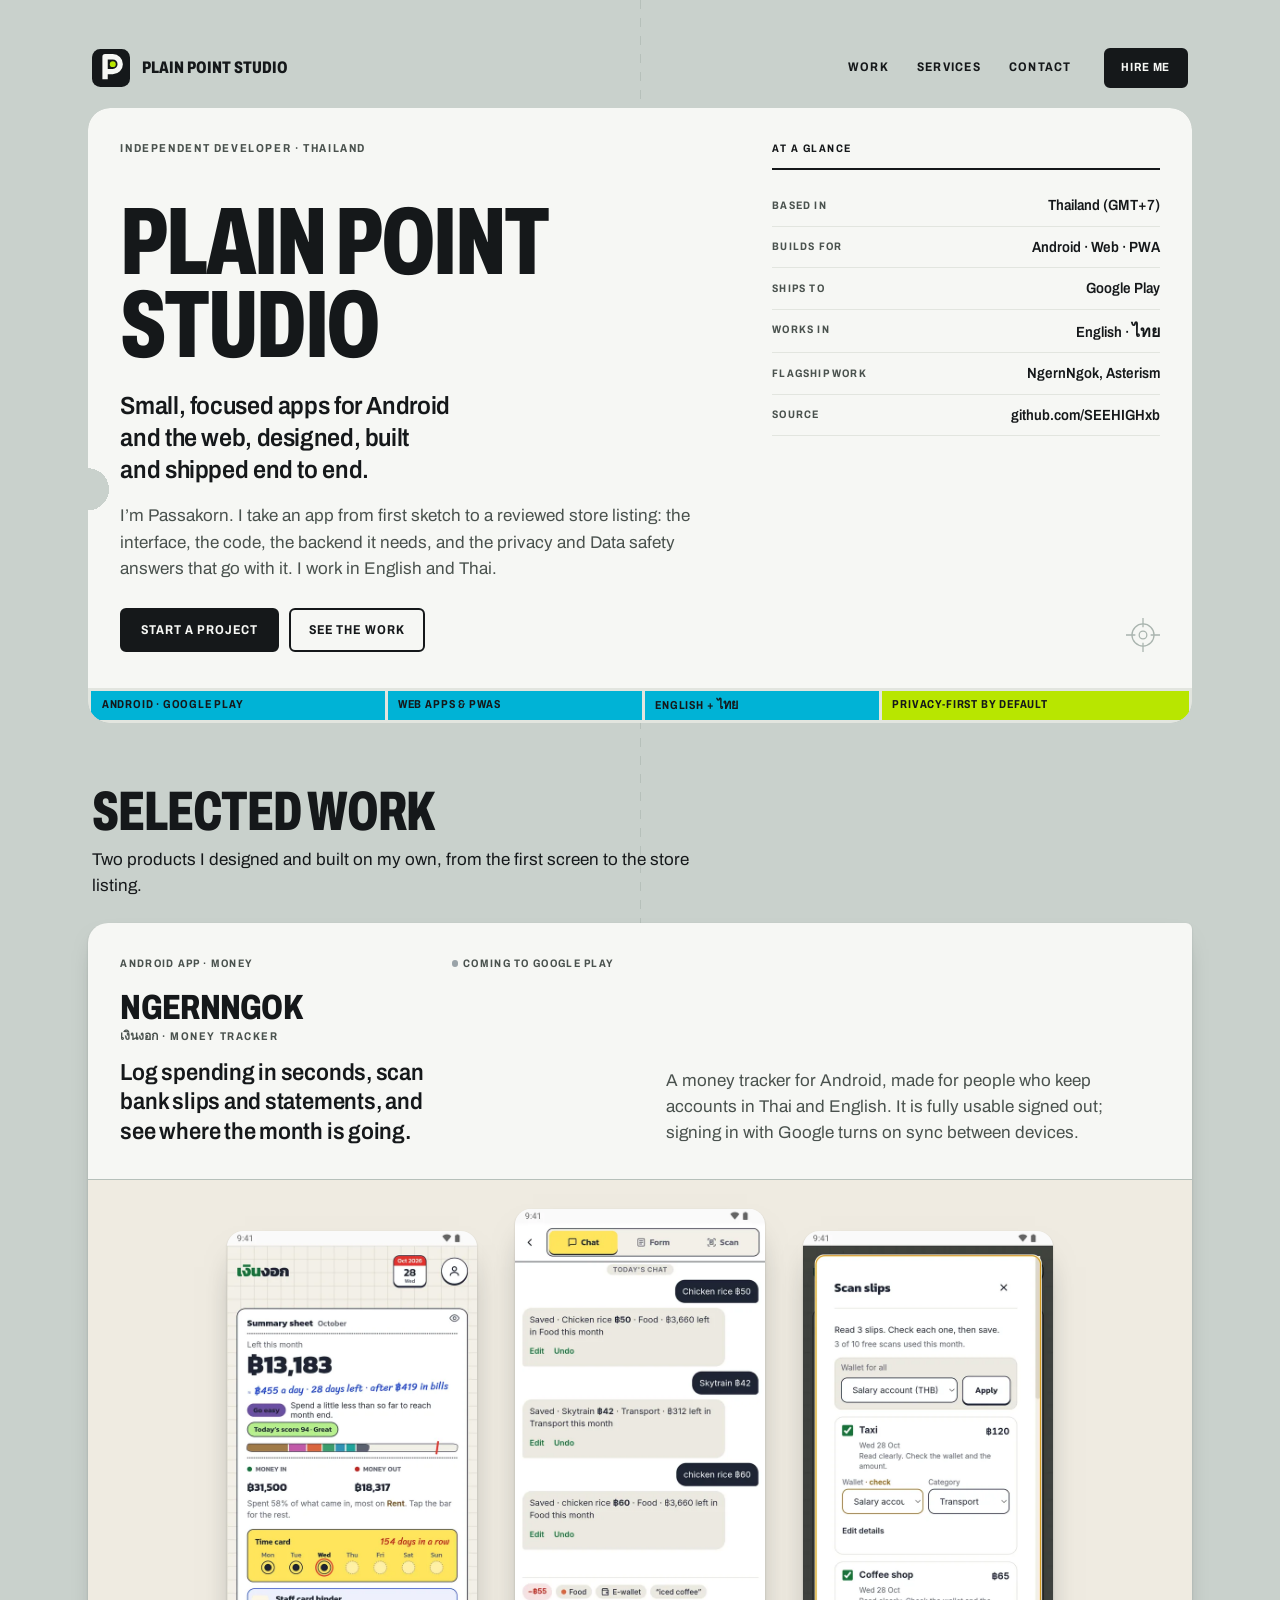
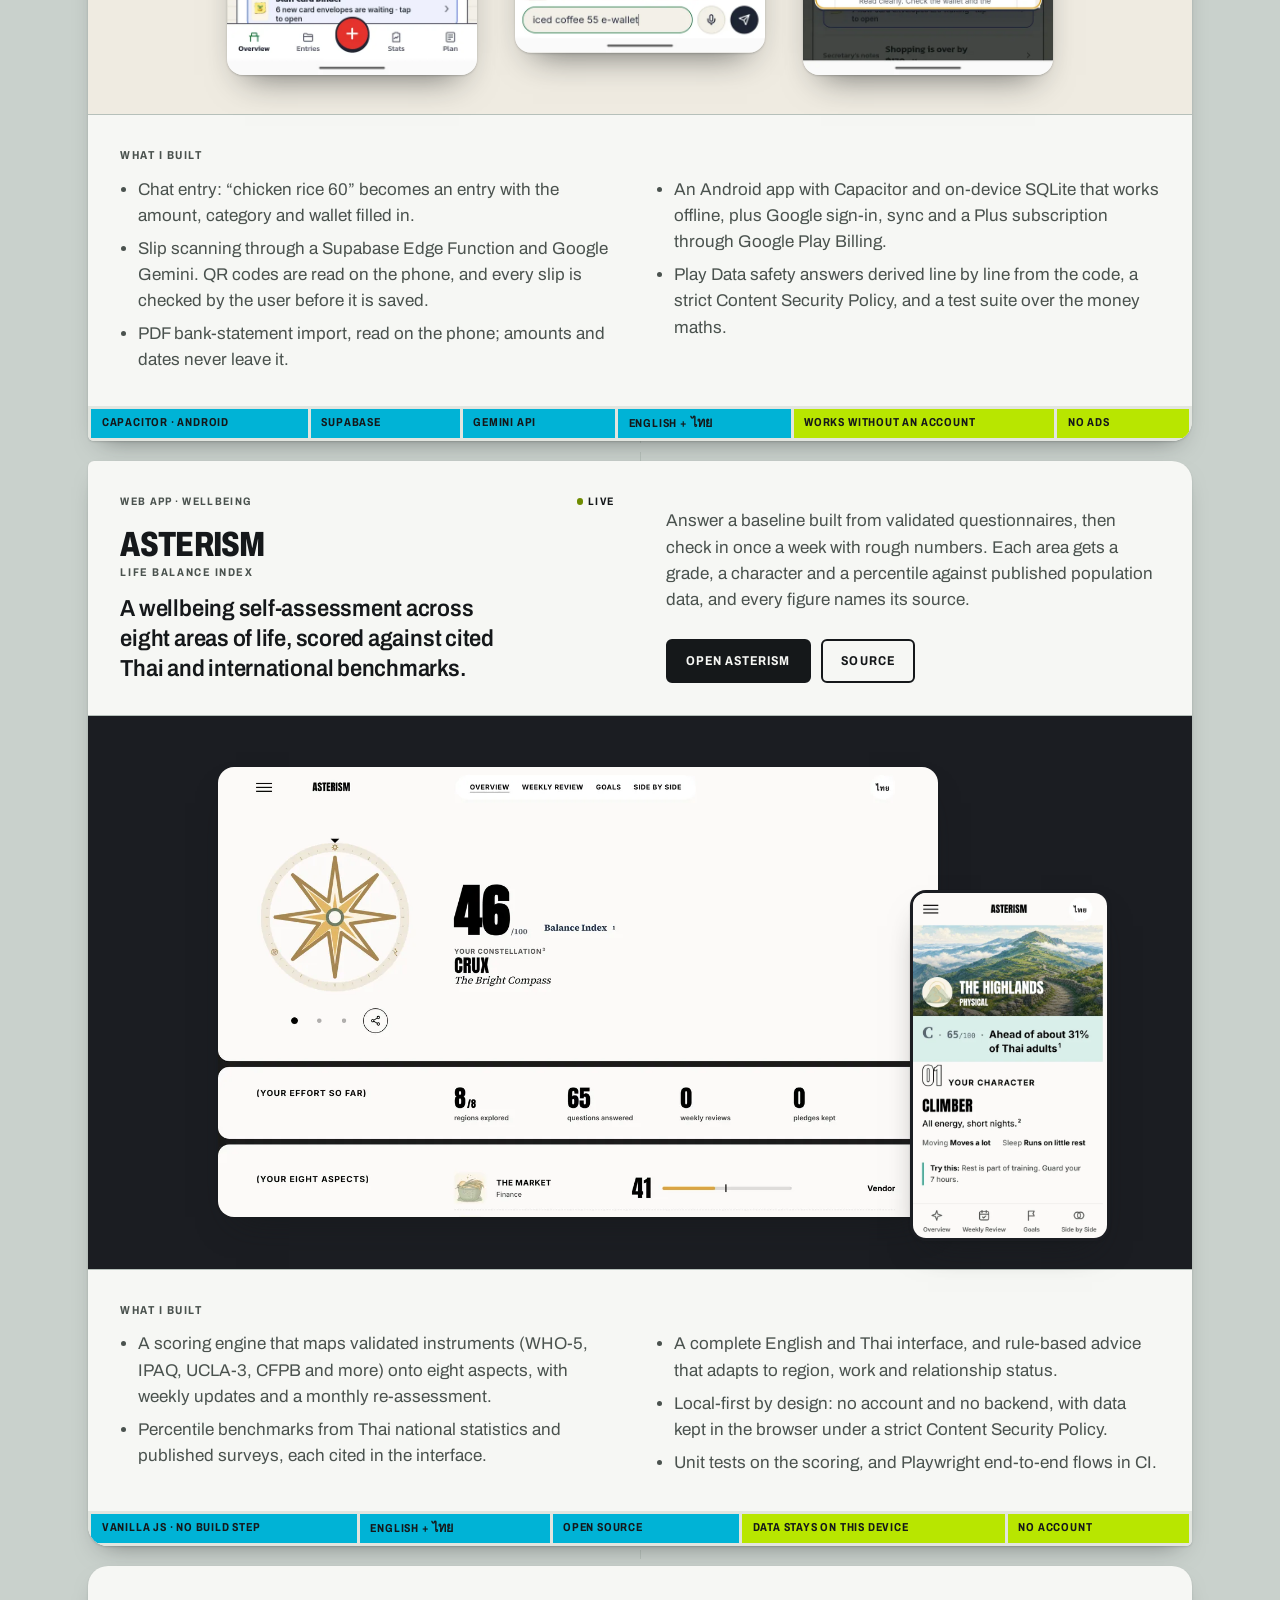
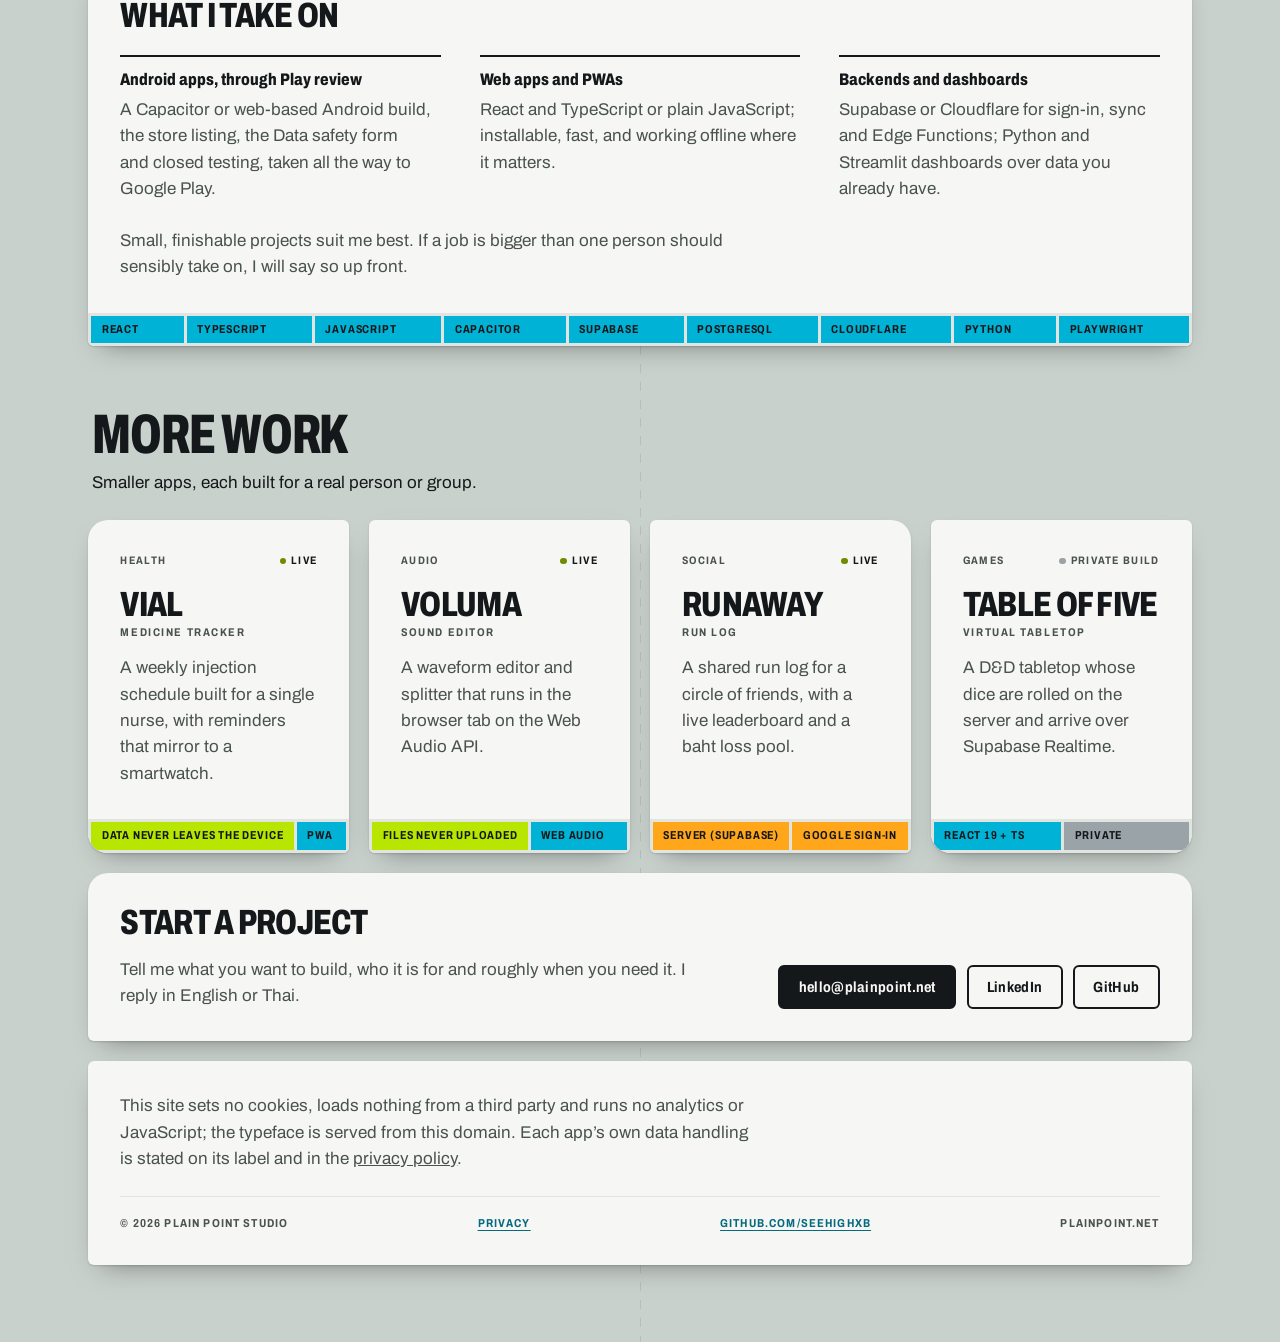
<file: index.html>
<!doctype html>
<html lang="en">
<head>
<meta charset="utf-8">
<meta name="viewport" content="width=device-width, initial-scale=1">
<title>Plain Point Studio — Android and web apps, built end to end</title>
<meta name="description" content="Plain Point Studio is Passakorn, an independent developer in Thailand who designs, builds and ships Android and web apps end to end, in English and Thai.">
<meta name="color-scheme" content="light">
<meta name="theme-color" content="#c9d1cc">
<link rel="canonical" href="https://plainpoint.net/">
<meta property="og:type" content="website">
<meta property="og:url" content="https://plainpoint.net/">
<meta property="og:site_name" content="Plain Point Studio">
<meta property="og:title" content="Plain Point Studio — Android and web apps, built end to end">
<meta property="og:description" content="Independent developer in Thailand. Selected work: NgernNgok (Android money tracker) and Asterism (wellbeing self-assessment).">
<meta property="og:image" content="https://plainpoint.net/og.png">
<meta property="og:image:width" content="1200">
<meta property="og:image:height" content="630">
<meta property="og:image:alt" content="Plain Point Studio — independent developer building Android and web apps.">
<meta name="twitter:card" content="summary_large_image">
<link rel="icon" href="/favicon.svg" type="image/svg+xml">
<link rel="apple-touch-icon" href="/apple-touch-icon.png">
<link rel="preload" href="/fonts/archivo-latin-var.woff2" as="font" type="font/woff2" crossorigin>
<link rel="stylesheet" href="/styles.css">
<script type="application/ld+json">
{
  "@context": "https://schema.org",
  "@type": "Organization",
  "name": "Plain Point Studio",
  "url": "https://plainpoint.net/",
  "logo": "https://plainpoint.net/brand/mark-512.png",
  "email": "hello@plainpoint.net",
  "description": "Independent developer in Thailand building Android and web apps end to end.",
  "founder": { "@type": "Person", "name": "Passakorn Pattanachoo", "sameAs": ["https://www.linkedin.com/in/passakorn-pattanachoo/"] },
  "sameAs": ["https://www.linkedin.com/in/passakorn-pattanachoo/", "https://github.com/SEEHIGHxb"]
}
</script>
</head>
<body>

<a class="skip" href="#work">Skip to the work</a>

<div class="sheet">

  <nav class="topbar" aria-label="Site">
    <a class="brand" href="/" aria-label="Plain Point Studio, home">
      <svg class="brand__mark" viewBox="0 0 64 64" aria-hidden="true" focusable="false"><rect width="64" height="64" rx="14" fill="#15181a"/><path d="M22 51V13h13a12.5 12.5 0 0 1 0 25H22" fill="none" stroke="#f6f7f4" stroke-width="9" stroke-linejoin="round"/><circle cx="35" cy="25.5" r="5" fill="#b8e600"/></svg>
      <span class="brand__name">Plain Point Studio</span>
    </a>
    <ul class="topbar__links" role="list">
      <li><a href="#work">Work</a></li>
      <li><a href="#services">Services</a></li>
      <li><a href="#contact">Contact</a></li>
    </ul>
    <a class="btn btn--sm" href="mailto:hello@plainpoint.net">Hire me</a>
  </nav>

  <header class="label label--master">
    <div class="label__body master">
      <div>
        <p class="stock">Independent developer · Thailand</p>
        <h1>Plain&nbsp;Point<br>Studio</h1>
        <p class="lede">Small, focused apps for Android and the web, designed, built and shipped
          end to end.</p>
        <p class="prose">I’m Passakorn. I take an app from first sketch to a reviewed store
          listing: the interface, the code, the backend it needs, and the privacy and Data
          safety answers that go with it. I work in English and Thai.</p>
        <p class="actions">
          <a class="btn" href="#contact">Start a project</a>
          <a class="btn btn--ghost" href="#work">See the work</a>
        </p>
      </div>

      <div class="record">
        <p class="record__title">At a glance</p>
        <dl class="record__list">
          <div><dt>Based in</dt><dd>Thailand (GMT+7)</dd></div>
          <div><dt>Builds for</dt><dd>Android · Web · PWA</dd></div>
          <div><dt>Ships to</dt><dd>Google Play</dd></div>
          <div><dt>Works in</dt><dd>English · <span lang="th" class="th">ไทย</span></dd></div>
          <div><dt>Flagship work</dt><dd>NgernNgok, Asterism</dd></div>
          <div><dt>Source</dt><dd>github.com/SEEHIGHxb</dd></div>
        </dl>
        <svg class="reg" viewBox="0 0 40 40" aria-hidden="true" focusable="false">
          <circle cx="20" cy="20" r="13" fill="none" stroke="currentColor" stroke-width="1.5"/>
          <circle cx="20" cy="20" r="4.5" fill="none" stroke="currentColor" stroke-width="1.5"/>
          <path d="M20 0v11M20 29v11M0 20h11M29 20h11" stroke="currentColor" stroke-width="1.5"/>
        </svg>
      </div>
    </div>
    <ul class="strips" role="list">
      <li class="strip strip--info">Android · Google Play</li>
      <li class="strip strip--info">Web apps &amp; PWAs</li>
      <li class="strip strip--info">English + <span lang="th" class="th">ไทย</span></li>
      <li class="strip strip--good">Privacy-first by default</li>
    </ul>
  </header>

  <main id="work" tabindex="-1">

    <div class="section-head">
      <h2>Selected work</h2>
      <p>Two products I designed and built on my own, from the first screen to the store
        listing.</p>
    </div>

    <article class="label case case--ngernngok" aria-labelledby="ngernngok">
      <div class="label__body case__intro">
        <div>
          <p class="lot"><span>Android app · Money</span><span class="lot__state is-pending">Coming to Google Play</span></p>
          <h3 id="ngernngok">NgernNgok<span class="sub"><span lang="th" class="th">เงินงอก</span> · Money Tracker</span></h3>
          <p class="case__lede">Log spending in seconds, scan bank slips and statements, and see
            where the month is going.</p>
        </div>
        <div>
          <p class="prose">A money tracker for Android, made for people who keep accounts in Thai
            and English. It is fully usable signed out; signing in with Google turns on sync
            between devices.</p>
        </div>
      </div>
      <div class="case__media case__media--phones">
        <img src="/shots/ngernngok-overview.webp" width="540" height="960" loading="lazy" decoding="async"
          alt="NgernNgok overview: ฿13,183 left this month, money in and out, today's score and a weekly streak card.">
        <img src="/shots/ngernngok-chat.webp" width="540" height="960" loading="lazy" decoding="async"
          alt="NgernNgok chat entry: typed lines such as “chicken rice ฿50” saved with their category and what is left this month.">
        <img src="/shots/ngernngok-slips.webp" width="540" height="960" loading="lazy" decoding="async"
          alt="NgernNgok slip scanning: three read slips with wallet and category to check before saving.">
      </div>
      <div class="label__body case__built">
        <h4 class="case__h">What I built</h4>
        <ul class="plain">
          <li>Chat entry: “chicken rice 60” becomes an entry with the amount, category and
            wallet filled in.</li>
          <li>Slip scanning through a Supabase Edge Function and Google Gemini. QR codes are
            read on the phone, and every slip is checked by the user before it is saved.</li>
          <li>PDF bank-statement import, read on the phone; amounts and dates never leave
            it.</li>
          <li>An Android app with Capacitor and on-device SQLite that works offline, plus
            Google sign-in, sync and a Plus subscription through Google Play Billing.</li>
          <li>Play Data safety answers derived line by line from the code, a strict Content
            Security Policy, and a test suite over the money maths.</li>
        </ul>
      </div>
      <ul class="strips" role="list">
        <li class="strip strip--info">Capacitor · Android</li>
        <li class="strip strip--info">Supabase</li>
        <li class="strip strip--info">Gemini API</li>
        <li class="strip strip--info">English + <span lang="th" class="th">ไทย</span></li>
        <li class="strip strip--good">Works without an account</li>
        <li class="strip strip--good">No ads</li>
      </ul>
    </article>

    <article class="label case case--asterism" aria-labelledby="asterism">
      <div class="label__body case__intro">
        <div>
          <p class="lot"><span>Web app · Wellbeing</span><span class="lot__state is-live">Live</span></p>
          <h3 id="asterism">Asterism<span class="sub">Life Balance Index</span></h3>
          <p class="case__lede">A wellbeing self-assessment across eight areas of life, scored
            against cited Thai and international benchmarks.</p>
        </div>
        <div>
          <p class="prose">Answer a baseline built from validated questionnaires, then check in
            once a week with rough numbers. Each area gets a grade, a character and a percentile
            against published population data, and every figure names its source.</p>
          <p class="case__links">
            <a class="btn" href="https://asterism.plainpoint.net/" target="_blank" rel="noopener">Open Asterism<span class="sr-only"> (opens in a new tab)</span></a>
            <a class="btn btn--ghost" href="https://github.com/SEEHIGHxb/LifeBalanceIndex" target="_blank" rel="noopener">Source<span class="sr-only"> on GitHub (opens in a new tab)</span></a>
          </p>
        </div>
      </div>
      <div class="case__media case__media--web">
        <img class="case__desk" src="/shots/asterism-overview.webp" width="1280" height="800" loading="lazy" decoding="async"
          alt="Asterism overview in a desktop browser: a compass star, a Balance Index of 46 out of 100 and the constellation Crux.">
        <img class="case__phone" src="/shots/asterism-highlands.webp" width="540" height="960" loading="lazy" decoding="async"
          alt="Asterism on a phone: the Highlands (physical) page, grade C, ahead of about 31% of Thai adults, character Climber.">
      </div>
      <div class="label__body case__built">
        <h4 class="case__h">What I built</h4>
        <ul class="plain">
          <li>A scoring engine that maps validated instruments (WHO-5, IPAQ, UCLA-3, CFPB and
            more) onto eight aspects, with weekly updates and a monthly re-assessment.</li>
          <li>Percentile benchmarks from Thai national statistics and published surveys, each
            cited in the interface.</li>
          <li>A complete English and Thai interface, and rule-based advice that adapts to
            region, work and relationship status.</li>
          <li>Local-first by design: no account and no backend, with data kept in the browser
            under a strict Content Security Policy.</li>
          <li>Unit tests on the scoring, and Playwright end-to-end flows in CI.</li>
        </ul>
      </div>
      <ul class="strips" role="list">
        <li class="strip strip--info">Vanilla JS · no build step</li>
        <li class="strip strip--info">English + <span lang="th" class="th">ไทย</span></li>
        <li class="strip strip--info">Open source</li>
        <li class="strip strip--good">Data stays on this device</li>
        <li class="strip strip--good">No account</li>
      </ul>
    </article>

    <section class="label label--brief" id="services" aria-labelledby="services-h" tabindex="-1">
      <div class="label__body">
        <h2 class="brief__h" id="services-h">What I take on</h2>
        <div class="services">
          <div>
            <h3 class="service__h">Android apps, through Play review</h3>
            <p class="prose">A Capacitor or web-based Android build, the store listing, the
              Data safety form and closed testing, taken all the way to Google Play.</p>
          </div>
          <div>
            <h3 class="service__h">Web apps and PWAs</h3>
            <p class="prose">React and TypeScript or plain JavaScript; installable, fast,
              and working offline where it matters.</p>
          </div>
          <div>
            <h3 class="service__h">Backends and dashboards</h3>
            <p class="prose">Supabase or Cloudflare for sign-in, sync and Edge Functions;
              Python and Streamlit dashboards over data you already have.</p>
          </div>
        </div>
        <p class="prose services__note">Small, finishable projects suit me best. If a job is
          bigger than one person should sensibly take on, I will say so up front.</p>
      </div>
      <ul class="strips" role="list">
        <li class="strip strip--info">React</li>
        <li class="strip strip--info">TypeScript</li>
        <li class="strip strip--info">JavaScript</li>
        <li class="strip strip--info">Capacitor</li>
        <li class="strip strip--info">Supabase</li>
        <li class="strip strip--info">PostgreSQL</li>
        <li class="strip strip--info">Cloudflare</li>
        <li class="strip strip--info">Python</li>
        <li class="strip strip--info">Playwright</li>
      </ul>
    </section>

    <div class="section-head">
      <h2>More work</h2>
      <p>Smaller apps, each built for a real person or group.</p>
    </div>

    <div class="catalogue">
      <article class="label label--mini1">
        <div class="label__body">
          <p class="lot"><span>Health</span><span class="lot__state is-live">Live</span></p>
          <h3><a href="https://seehighxb.github.io/Vial-MedicineTracker/" target="_blank" rel="noopener">Vial<span class="sr-only"> (opens in a new tab)</span></a><span class="sub">Medicine Tracker</span></h3>
          <p class="prose">A weekly injection schedule built for a single nurse, with
            reminders that mirror to a smartwatch.</p>
        </div>
        <ul class="strips" role="list">
          <li class="strip strip--good">Data never leaves the device</li>
          <li class="strip strip--info">PWA</li>
        </ul>
      </article>
      <article class="label label--mini2">
        <div class="label__body">
          <p class="lot"><span>Audio</span><span class="lot__state is-live">Live</span></p>
          <h3><a href="https://seehighxb.github.io/Voluma-SoundEditor/" target="_blank" rel="noopener">Voluma<span class="sr-only"> (opens in a new tab)</span></a><span class="sub">Sound Editor</span></h3>
          <p class="prose">A waveform editor and splitter that runs in the browser tab on
            the Web Audio API.</p>
        </div>
        <ul class="strips" role="list">
          <li class="strip strip--good">Files never uploaded</li>
          <li class="strip strip--info">Web Audio</li>
        </ul>
      </article>
      <article class="label label--mini3">
        <div class="label__body">
          <p class="lot"><span>Social</span><span class="lot__state is-live">Live</span></p>
          <h3><a href="https://seehighxb.github.io/Runaway/" target="_blank" rel="noopener">Runaway<span class="sr-only"> (opens in a new tab)</span></a><span class="sub">Run Log</span></h3>
          <p class="prose">A shared run log for a circle of friends, with a live leaderboard
            and a baht loss pool.</p>
        </div>
        <ul class="strips" role="list">
          <li class="strip strip--note">Server (Supabase)</li>
          <li class="strip strip--note">Google sign-in</li>
        </ul>
      </article>
      <article class="label label--mini4">
        <div class="label__body">
          <p class="lot"><span>Games</span><span class="lot__state is-pending">Private build</span></p>
          <h3>Table of Five<span class="sub">Virtual Tabletop</span></h3>
          <p class="prose">A D&amp;D tabletop whose dice are rolled on the server and arrive
            over Supabase Realtime.</p>
        </div>
        <ul class="strips" role="list">
          <li class="strip strip--info">React 19 + TS</li>
          <li class="strip strip--hold">Private</li>
        </ul>
      </article>
    </div>

    <section class="label label--contact" id="contact" aria-labelledby="contact-h" tabindex="-1">
      <div class="label__body contact">
        <div>
          <h2 class="brief__h" id="contact-h">Start a project</h2>
          <p class="prose">Tell me what you want to build, who it is for and roughly when you
            need it. I reply in English or Thai.</p>
        </div>
        <ul class="contact__list" role="list">
          <li><a class="btn" href="mailto:hello@plainpoint.net">hello@plainpoint.net</a></li>
          <li><a class="btn btn--ghost" href="https://www.linkedin.com/in/passakorn-pattanachoo/" target="_blank" rel="noopener me">LinkedIn<span class="sr-only"> (opens in a new tab)</span></a></li>
          <li><a class="btn btn--ghost" href="https://github.com/SEEHIGHxb" target="_blank" rel="noopener">GitHub<span class="sr-only"> (opens in a new tab)</span></a></li>
        </ul>
      </div>
    </section>

  </main>

  <footer class="label label--footer">
    <div class="label__body">
      <p class="prose">This site sets no cookies, loads nothing from a third party and runs no
        analytics or JavaScript; the typeface is served from this domain. Each app’s own data
        handling is stated on its label and in the <a href="/privacy.html">privacy policy</a>.</p>
      <p class="colophon">
        <span>© 2026 Plain Point Studio</span>
        <span><a href="/privacy.html">Privacy</a></span>
        <span><a href="https://github.com/SEEHIGHxb" target="_blank" rel="noopener">github.com/SEEHIGHxb</a></span>
        <span>plainpoint.net</span>
      </p>
    </div>
  </footer>

</div>
</body>
</html>
</file>
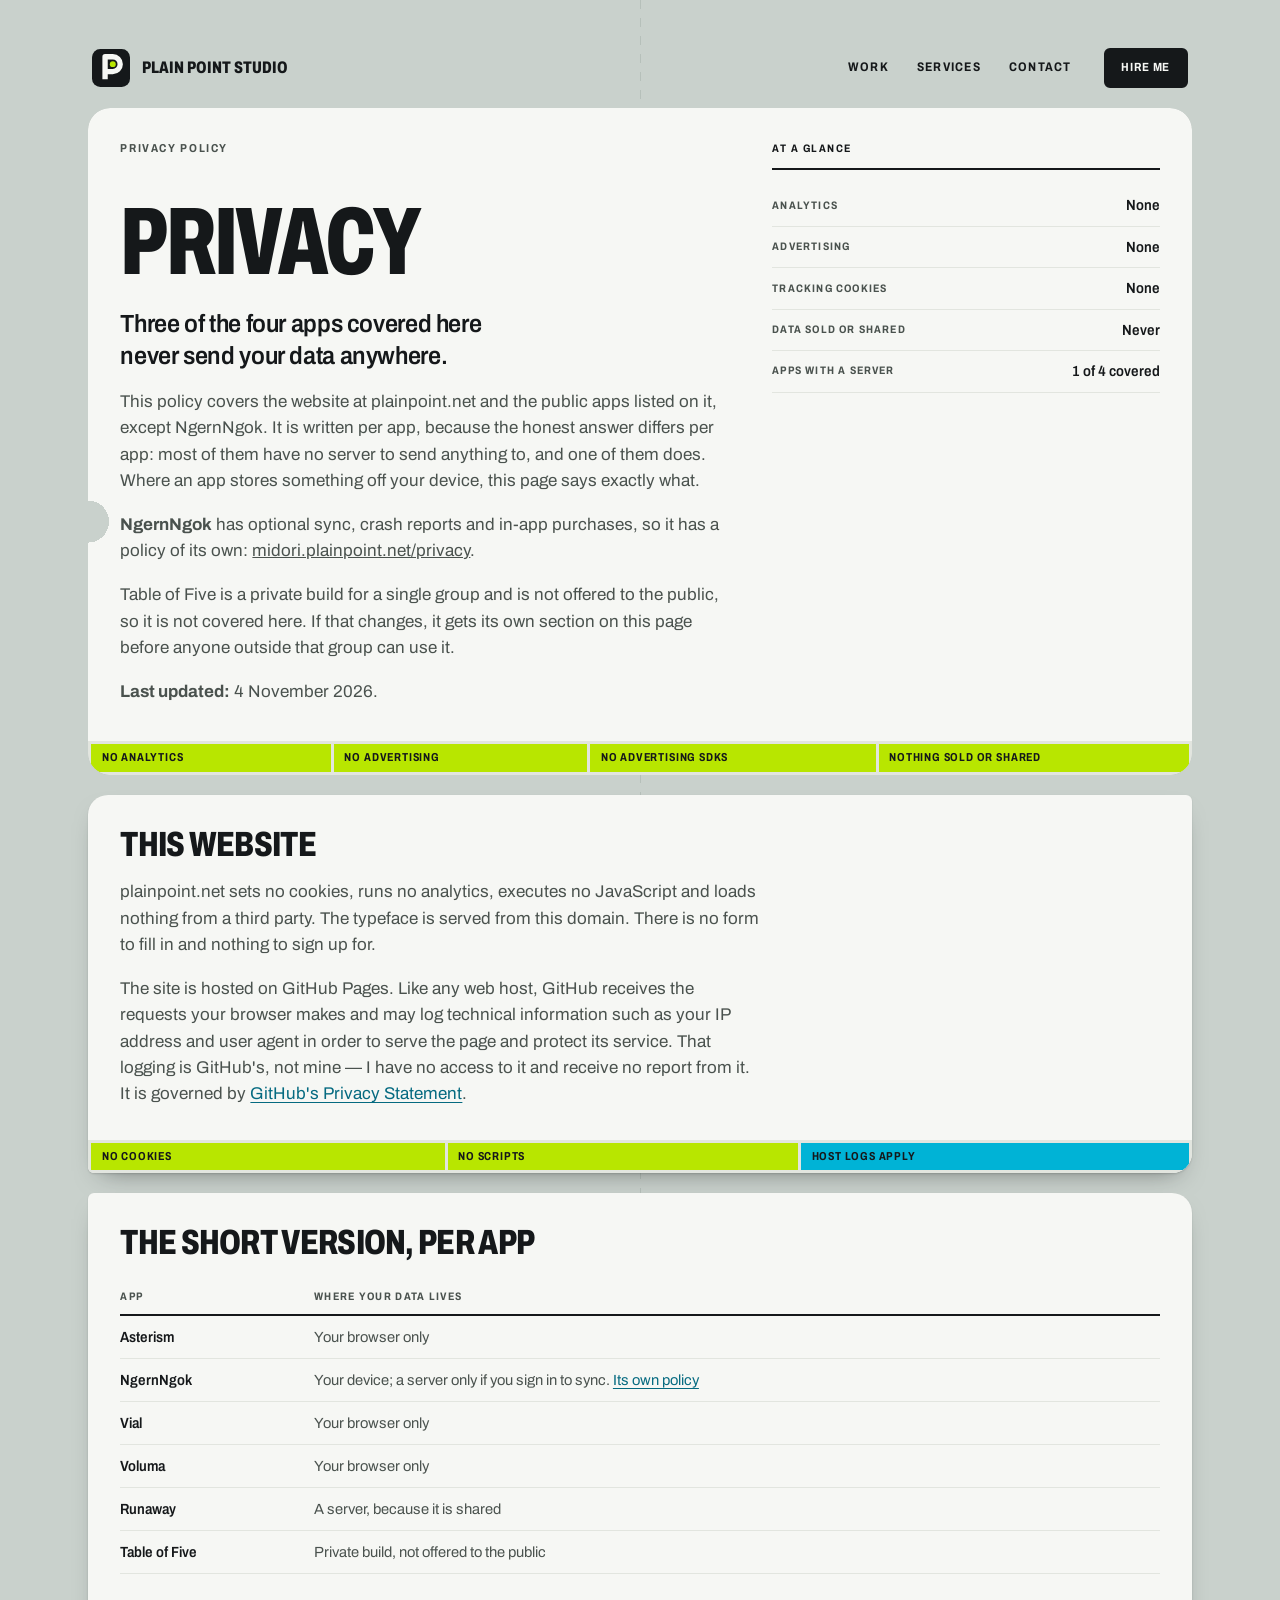
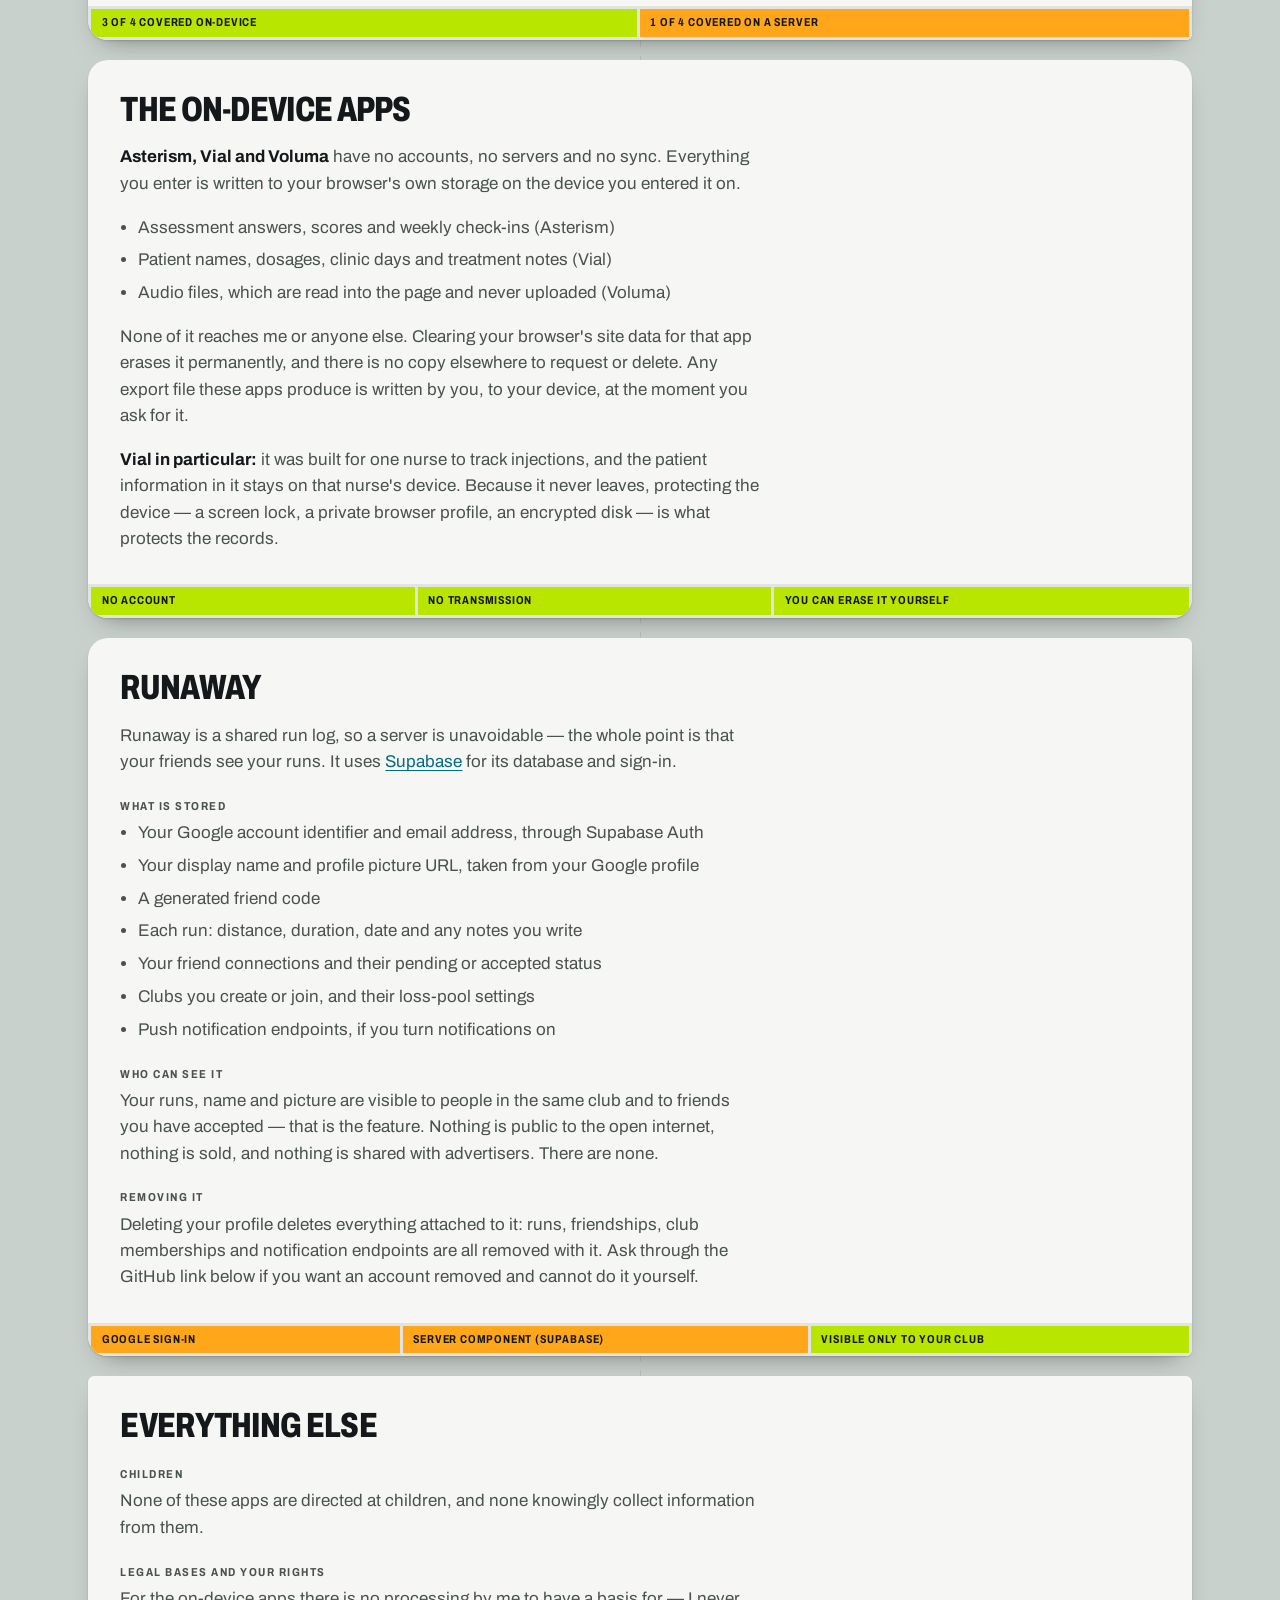
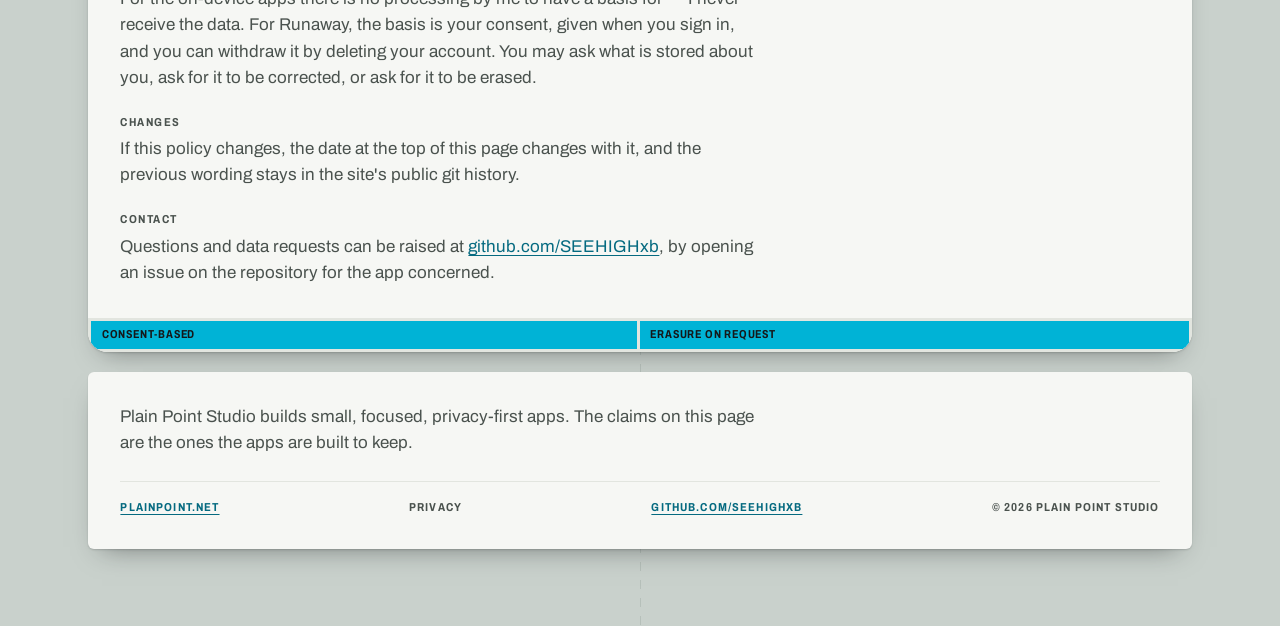
<file: privacy.html>
<!doctype html>
<html lang="en">
<head>
<meta charset="utf-8">
<meta name="viewport" content="width=device-width, initial-scale=1">
<title>Privacy — Plain Point Studio</title>
<meta name="description" content="What each Plain Point Studio app stores, where it stores it, and how to remove it. Three of the four apps covered here keep everything on your own device.">
<meta name="color-scheme" content="light">
<meta name="theme-color" content="#c9d1cc">
<link rel="canonical" href="https://plainpoint.net/privacy.html">
<meta property="og:type" content="article">
<meta property="og:url" content="https://plainpoint.net/privacy.html">
<meta property="og:site_name" content="Plain Point Studio">
<meta property="og:title" content="Privacy — Plain Point Studio">
<meta property="og:description" content="What each Plain Point Studio app stores, where it stores it, and how to remove it.">
<meta property="og:image" content="https://plainpoint.net/og.png">
<meta property="og:image:width" content="1200">
<meta property="og:image:height" content="630">
<meta property="og:image:alt" content="Plain Point Studio — indie developer building small, focused, privacy-first apps.">
<meta name="twitter:card" content="summary_large_image">
<link rel="icon" href="/favicon.svg" type="image/svg+xml">
<link rel="apple-touch-icon" href="/apple-touch-icon.png">
<link rel="preload" href="/fonts/archivo-latin-var.woff2" as="font" type="font/woff2" crossorigin>
<link rel="stylesheet" href="/styles.css">
</head>
<body>

<a class="skip" href="#policy">Skip to the policy</a>

<div class="sheet">

  <nav class="topbar" aria-label="Site">
    <a class="brand" href="/" aria-label="Plain Point Studio, home">
      <svg class="brand__mark" viewBox="0 0 64 64" aria-hidden="true" focusable="false"><rect width="64" height="64" rx="14" fill="#15181a"/><path d="M22 51V13h13a12.5 12.5 0 0 1 0 25H22" fill="none" stroke="#f6f7f4" stroke-width="9" stroke-linejoin="round"/><circle cx="35" cy="25.5" r="5" fill="#b8e600"/></svg>
      <span class="brand__name">Plain Point Studio</span>
    </a>
    <ul class="topbar__links" role="list">
      <li><a href="/#work">Work</a></li>
      <li><a href="/#services">Services</a></li>
      <li><a href="/#contact">Contact</a></li>
    </ul>
    <a class="btn btn--sm" href="mailto:hello@plainpoint.net">Hire me</a>
  </nav>

  <header class="label label--master">
    <div class="label__body master">
      <div>
        <p class="stock">Privacy policy</p>
        <h1>Privacy</h1>
        <p class="lede">Three of the four apps covered here never send your data anywhere.</p>
        <p class="prose">This policy covers the website at plainpoint.net and the public apps
          listed on it, except NgernNgok. It is written per app, because the honest answer differs per app: most of them
          have no server to send anything to, and one of them does. Where an app stores
          something off your device, this page says exactly what.</p>
        <p class="prose"><strong>NgernNgok</strong> has optional sync,
          crash reports and in-app purchases, so it has a policy of its own:
          <a href="https://midori.plainpoint.net/privacy" target="_blank" rel="noopener">midori.plainpoint.net/privacy</a>.</p>
        <p class="prose">Table of Five is a private build for a single group and is not offered
          to the public, so it is not covered here. If that changes, it gets its own section on
          this page before anyone outside that group can use it.</p>
        <p class="prose"><strong>Last updated:</strong> 4 November 2026.</p>
      </div>

      <div class="record">
        <p class="record__title">At a glance</p>
        <dl class="record__list">
          <div><dt>Analytics</dt><dd>None</dd></div>
          <div><dt>Advertising</dt><dd>None</dd></div>
          <div><dt>Tracking cookies</dt><dd>None</dd></div>
          <div><dt>Data sold or shared</dt><dd>Never</dd></div>
          <div><dt>Apps with a server</dt><dd>1 of 4 covered</dd></div>
        </dl>
      </div>
    </div>
    <ul class="strips" role="list">
      <li class="strip strip--good">No analytics</li>
      <li class="strip strip--good">No advertising</li>
      <li class="strip strip--good">No advertising SDKs</li>
      <li class="strip strip--good">Nothing sold or shared</li>
    </ul>
  </header>

  <main id="policy" tabindex="-1">

    <article class="label label--wide policy">
      <div class="label__body">
        <h2>This website</h2>
        <p class="prose">plainpoint.net sets no cookies, runs no analytics, executes no
          JavaScript and loads nothing from a third party. The typeface is served from this
          domain. There is no form to fill in and nothing to sign up for.</p>
        <p class="prose">The site is hosted on GitHub Pages. Like any web host, GitHub receives
          the requests your browser makes and may log technical information such as your IP
          address and user agent in order to serve the page and protect its service. That
          logging is GitHub's, not mine — I have no access to it and receive no report from it.
          It is governed by
          <a href="https://docs.github.com/en/site-policy/privacy-policies/github-privacy-statement" target="_blank" rel="noopener">GitHub's Privacy Statement</a>.</p>
      </div>
      <ul class="strips" role="list">
        <li class="strip strip--good">No cookies</li>
        <li class="strip strip--good">No scripts</li>
        <li class="strip strip--info">Host logs apply</li>
      </ul>
    </article>

    <article class="label label--tall policy">
      <div class="label__body">
        <h2>The short version, per app</h2>
        <div class="table-scroll">
          <table class="grid">
            <thead>
              <tr><th scope="col">App</th><th scope="col">Where your data lives</th></tr>
            </thead>
            <tbody>
              <tr><th scope="row">Asterism</th><td>Your browser only</td></tr>
              <tr><th scope="row">NgernNgok</th><td>Your device; a server only if you sign in to sync. <a href="https://midori.plainpoint.net/privacy" target="_blank" rel="noopener">Its own policy</a></td></tr>
              <tr><th scope="row">Vial</th><td>Your browser only</td></tr>
              <tr><th scope="row">Voluma</th><td>Your browser only</td></tr>
              <tr><th scope="row">Runaway</th><td>A server, because it is shared</td></tr>
              <tr><th scope="row">Table of Five</th><td>Private build, not offered to the public</td></tr>
            </tbody>
          </table>
        </div>
      </div>
      <ul class="strips" role="list">
        <li class="strip strip--good">3 of 4 covered on-device</li>
        <li class="strip strip--note">1 of 4 covered on a server</li>
      </ul>
    </article>

    <article class="label label--five policy">
      <div class="label__body">
        <h2>The on-device apps</h2>
        <p class="prose"><strong>Asterism, Vial and Voluma</strong> have no
          accounts, no servers and no sync. Everything you enter is written to your browser's
          own storage on the device you entered it on.</p>
        <ul class="plain">
          <li>Assessment answers, scores and weekly check-ins (Asterism)</li>
          <li>Patient names, dosages, clinic days and treatment notes (Vial)</li>
          <li>Audio files, which are read into the page and never uploaded (Voluma)</li>
        </ul>
        <p class="prose">None of it reaches me or anyone else. Clearing your browser's site
          data for that app erases it permanently, and there is no copy elsewhere to request or
          delete. Any export file these apps produce is written by you, to your device, at the
          moment you ask for it.</p>
        <p class="prose"><strong>Vial in particular:</strong> it was built for one nurse to
          track injections, and the patient information in it stays on that nurse's device.
          Because it never leaves, protecting the device — a screen lock, a private browser
          profile, an encrypted disk — is what protects the records.</p>
      </div>
      <ul class="strips" role="list">
        <li class="strip strip--good">No account</li>
        <li class="strip strip--good">No transmission</li>
        <li class="strip strip--good">You can erase it yourself</li>
      </ul>
    </article>

    <article class="label label--three policy">
      <div class="label__body">
        <h2>Runaway</h2>
        <p class="prose">Runaway is a shared run log, so a server is unavoidable — the whole
          point is that your friends see your runs. It uses
          <a href="https://supabase.com/privacy" target="_blank" rel="noopener">Supabase</a> for
          its database and sign-in.</p>
        <h3>What is stored</h3>
        <ul class="plain">
          <li>Your Google account identifier and email address, through Supabase Auth</li>
          <li>Your display name and profile picture URL, taken from your Google profile</li>
          <li>A generated friend code</li>
          <li>Each run: distance, duration, date and any notes you write</li>
          <li>Your friend connections and their pending or accepted status</li>
          <li>Clubs you create or join, and their loss-pool settings</li>
          <li>Push notification endpoints, if you turn notifications on</li>
        </ul>
        <h3>Who can see it</h3>
        <p class="prose">Your runs, name and picture are visible to people in the same club and
          to friends you have accepted — that is the feature. Nothing is public to the open
          internet, nothing is sold, and nothing is shared with advertisers. There are none.</p>
        <h3>Removing it</h3>
        <p class="prose">Deleting your profile deletes everything attached to it: runs,
          friendships, club memberships and notification endpoints are all removed with it.
          Ask through the GitHub link below if you want an account removed and cannot do it
          yourself.</p>
      </div>
      <ul class="strips" role="list">
        <li class="strip strip--note">Google sign-in</li>
        <li class="strip strip--note">Server component (Supabase)</li>
        <li class="strip strip--good">Visible only to your club</li>
      </ul>
    </article>

    <article class="label label--four policy">
      <div class="label__body">
        <h2>Everything else</h2>
        <h3>Children</h3>
        <p class="prose">None of these apps are directed at children, and none knowingly
          collect information from them.</p>
        <h3>Legal bases and your rights</h3>
        <p class="prose">For the on-device apps there is no processing by me to have a basis
          for — I never receive the data. For Runaway, the basis is your consent, given when
          you sign in, and you can withdraw it by deleting your account. You may ask what is
          stored about you, ask for it to be corrected, or ask for it to be erased.</p>
        <h3>Changes</h3>
        <p class="prose">If this policy changes, the date at the top of this page changes with
          it, and the previous wording stays in the site's public git history.</p>
        <h3>Contact</h3>
        <p class="prose">Questions and data requests can be raised at
          <a href="https://github.com/SEEHIGHxb" target="_blank" rel="noopener">github.com/SEEHIGHxb</a>,
          by opening an issue on the repository for the app concerned.</p>
      </div>
      <ul class="strips" role="list">
        <li class="strip strip--info">Consent-based</li>
        <li class="strip strip--info">Erasure on request</li>
      </ul>
    </article>

  </main>

  <footer class="label label--footer">
    <div class="label__body">
      <p class="prose">Plain Point Studio builds small, focused, privacy-first apps. The claims
        on this page are the ones the apps are built to keep.</p>
      <p class="colophon">
        <span><a href="/">plainpoint.net</a></span>
        <span>Privacy</span>
        <span><a href="https://github.com/SEEHIGHxb" target="_blank" rel="noopener">github.com/SEEHIGHxb</a></span>
        <span>© 2026 Plain Point Studio</span>
      </p>
    </div>
  </footer>

</div>
</body>
</html>
</file>
<file: styles.css>
@font-face {
  font-family: "Archivo";
  src: url("fonts/archivo-latin-var.woff2") format("woff2");
  font-weight: 100 900;
  font-stretch: 62% 125%;
  font-style: normal;
  font-display: swap;
  unicode-range: U+0000-00FF, U+0131, U+0152-0153, U+02BB-02BC, U+02C6, U+02DA, U+02DC,
    U+2000-206F, U+2074, U+20AC, U+2122, U+2191, U+2193, U+2212, U+2215, U+FEFF, U+FFFD;
}

:root {
  --liner: #c9d1cc;
  --liner-deep: #a9b4ae;
  --liner-line: #b6c0ba;
  --stock: #f6f7f4;
  --stock-back: #e2e5df;
  --ink: #15181a;
  --ink-soft: #4a524e;
  --good: #b8e600;
  --note: #ffa61a;
  --info: #00b3d6;
  --hold: #9aa3a8;
  --url: #056a80;
  --live: #6f8c00;
  --radius: 14px;
  --ease: cubic-bezier(0.16, 1, 0.3, 1);
}

*,
*::before,
*::after { box-sizing: border-box; }

html { -webkit-text-size-adjust: 100%; }

body {
  margin: 0;
  background-color: var(--liner);
  background-image:
    repeating-linear-gradient(to bottom, var(--liner-line) 0 9px, transparent 9px 18px);
  background-size: 1px 100%;
  background-position: 50% 0;
  background-repeat: repeat-y;
  color: var(--ink);
  font-family: "Archivo", "Helvetica Neue", Arial, sans-serif;
  font-size: clamp(1rem, 0.96rem + 0.2vw, 1.0625rem);
  line-height: 1.55;
  font-variant-numeric: tabular-nums;
}

.sr-only {
  position: absolute;
  width: 1px;
  height: 1px;
  padding: 0;
  margin: -1px;
  overflow: hidden;
  clip-path: inset(50%);
  white-space: nowrap;
}

.skip {
  position: absolute;
  left: -9999px;
  top: 0;
  z-index: 10;
  background: var(--ink);
  color: var(--stock);
  padding: 0.75rem 1.25rem;
  font-weight: 700;
  text-decoration: none;
}

.skip:focus { left: 0; }

a { color: inherit; }

/* :focus first so Safari < 15.4, which discards the :focus-visible rules, still shows a ring */
:focus {
  outline: 3px solid var(--ink);
  outline-offset: 3px;
}

:focus:not(:focus-visible) { outline: none; }

:focus-visible {
  outline: 3px solid var(--ink);
  outline-offset: 3px;
}

/* the click target is the whole label body, so put the ring there too */
@supports selector(:has(a)) {
  .label__body h3 a:focus-visible { outline: none; }

  .catalogue .label:has(h3 a:focus-visible) {
    outline: 3px solid var(--ink);
    outline-offset: 3px;
  }
}

/* ---------- the sheet ---------- */

.sheet {
  max-width: 1180px;
  margin: 0 auto;
  padding: clamp(1rem, 3.4vw, 3rem) clamp(0.9rem, 3vw, 2.5rem) clamp(2.5rem, 6vw, 5rem);
  display: grid;
  gap: clamp(0.75rem, 1.6vw, 1.25rem);
}

/* ---------- labels ---------- */

.label {
  position: relative;
  background: var(--stock);
  border-radius: var(--radius);
  box-shadow: 0 1px 2px rgba(21, 24, 26, 0.16), 0 12px 26px -14px rgba(21, 24, 26, 0.5);
  overflow: hidden;
  display: flex;
  flex-direction: column;
  transition: transform 0.4s var(--ease), box-shadow 0.4s var(--ease);
}

.label__body {
  position: relative; /* scopes the stretched link so it never covers the strips */
  padding: clamp(1.25rem, 2.6vw, 2rem);
  flex: 1;
}

/* mixed die profiles — each format is cut differently */
.label--master {
  border-radius: 22px;
  -webkit-mask-image: radial-gradient(circle 21px at 0 62%, transparent 21px, #000 21px);
  mask-image: radial-gradient(circle 21px at 0 62%, transparent 21px, #000 21px);
  -webkit-mask-repeat: no-repeat;
  mask-repeat: no-repeat;
}

.case--ngernngok { border-radius: 20px 6px 20px 6px; }
.case--asterism { border-radius: 6px 20px 6px 20px; }
.label--mini1 { border-radius: 20px 6px 6px 20px; }
.label--mini2 { border-radius: 6px; }
.label--mini3 { border-radius: 6px 20px 6px 6px; }
.label--mini4 { border-radius: 6px 6px 20px 20px; }
.label--contact { border-radius: 20px 20px 6px 6px; }
.label--five { border-radius: 20px; }
.label--brief { border-radius: 20px 20px 6px 6px; }
.label--footer { border-radius: 6px; }
.label--wide { border-radius: 20px 6px 20px 6px; }
.label--tall { border-radius: 6px 20px 6px 20px; }
.label--three { border-radius: 20px 6px 6px 20px; }
.label--four { border-radius: 6px 6px 20px 20px; }

.catalogue .label:hover,
.catalogue .label:focus-within {
  transform: translateY(-3px);
  box-shadow: 0 2px 4px rgba(21, 24, 26, 0.18), 0 26px 40px -20px rgba(21, 24, 26, 0.62);
}

/* whole label is the link target */
.label__body h3 a::before {
  content: "";
  position: absolute;
  inset: 0;
  z-index: 1;
}


/* ---------- master label ---------- */

.label--master .label__body { padding-bottom: clamp(1.5rem, 3vw, 2.25rem); }

.stock {
  margin: 0 0 clamp(1.5rem, 4vw, 2.75rem);
  font-size: 0.72rem;
  font-weight: 700;
  font-stretch: 84%;
  letter-spacing: 0.14em;
  text-transform: uppercase;
  color: var(--ink-soft);
}

h1 {
  margin: 0;
  font-size: clamp(3rem, 11.5vw, 6rem);
  font-weight: 800;
  font-stretch: 66%;
  line-height: 0.86;
  letter-spacing: -0.025em;
  text-transform: uppercase;
}

.lede {
  margin: clamp(1rem, 2vw, 1.5rem) 0 0;
  font-size: clamp(1.1rem, 0.95rem + 0.8vw, 1.55rem);
  font-weight: 600;
  font-stretch: 92%;
  line-height: 1.28;
  letter-spacing: -0.015em;
  max-width: 30ch;
  text-wrap: balance;
}

.prose {
  margin: 1.1rem 0 0;
  max-width: 64ch;
  color: var(--ink-soft);
  text-wrap: pretty;
}

.master {
  display: grid;
  gap: clamp(2rem, 4vw, 3.5rem);
}

.record {
  display: flex;
  flex-direction: column;
  align-items: flex-start;
}

.record__title {
  margin: 0 0 1rem;
  padding-bottom: 0.7rem;
  width: 100%;
  border-bottom: 2px solid var(--ink);
  font-size: 0.68rem;
  font-weight: 700;
  font-stretch: 84%;
  letter-spacing: 0.14em;
  text-transform: uppercase;
}

.record__list {
  margin: 0;
  width: 100%;
}

.record__list > div {
  display: flex;
  flex-wrap: wrap;
  justify-content: space-between;
  gap: 0.25rem 1rem;
  padding: 0.55rem 0;
  border-bottom: 1px solid var(--stock-back);
}

.record__list dt {
  font-size: 0.68rem;
  font-weight: 700;
  font-stretch: 84%;
  letter-spacing: 0.11em;
  text-transform: uppercase;
  color: var(--ink-soft);
  padding-top: 0.15rem;
}

.record__list dd {
  margin: 0;
  font-weight: 600;
  font-stretch: 88%;
  font-size: 0.92rem;
  text-align: right;
}

.reg {
  box-sizing: content-box; /* the padding is spacing above the mark, not part of it */
  flex: none;
  width: 34px;
  height: 34px;
  margin-top: auto;
  padding-top: 1.5rem;
  align-self: flex-end; /* close the record on the value column, not float mid-field */
  color: var(--liner-deep);
}

/* ---------- auxiliary strips ---------- */

.strips {
  list-style: none;
  display: flex;
  flex-wrap: wrap;
  gap: 3px;
  margin: 0;
  padding: 3px;
  background: var(--stock-back);
}

.strip {
  flex: 1 1 auto;
  padding: 0.6em 0.9em;
  font-size: 0.72rem;
  font-weight: 700;
  font-stretch: 80%;
  letter-spacing: 0.07em;
  line-height: 1.2;
  text-transform: uppercase;
  color: var(--ink);
  white-space: nowrap;
  /* fill the row, but never stretch past half of it: a chip left alone on a wrapped row
     stays a chip instead of becoming a band. min-width wins over max-width, so a chip whose
     own text is wider than half the row is never squeezed. */
  max-width: 50%;
  min-width: max-content;
}

.strip:only-child { flex-grow: 0; }

/* Thai is outside the Archivo subset — name the fallback rather than leave it to chance */
.th {
  font-family: "Noto Sans Thai", "Leelawadee UI", "Thonburi", sans-serif;
  font-weight: 700;
  font-size: 1.1em;
  text-transform: none;
  letter-spacing: normal;
}

.strip--good { background: var(--good); }
.strip--note { background: var(--note); }
.strip--info { background: var(--info); }
.strip--hold { background: var(--hold); }

/* ---------- catalogue ---------- */

.catalogue {
  display: grid;
  grid-template-columns: repeat(12, 1fr);
  gap: clamp(0.75rem, 1.6vw, 1.25rem);
}

.catalogue > .label { grid-column: span 3; }  /* "more work": four compact labels */

.lot {
  display: flex;
  justify-content: space-between;
  gap: 1rem;
  margin: 0 0 1.1rem;
  font-size: 0.68rem;
  font-weight: 700;
  font-stretch: 84%;
  letter-spacing: 0.12em;
  text-transform: uppercase;
  color: var(--ink-soft);
}

.lot__state {
  display: inline-flex;
  align-items: center;
  gap: 0.45em;
  color: var(--ink);
}

.lot__state::before {
  content: "";
  width: 0.6em;
  height: 0.6em;
  border-radius: 50%;
  background: currentColor;
}

.is-live::before { background: var(--live); }
.is-pending::before { background: var(--hold); }
.is-pending { color: var(--ink-soft); }

h3,
.brief__h {
  margin: 0;
  font-size: clamp(1.5rem, 1.15rem + 1.3vw, 2.25rem);
  font-weight: 800;
  font-stretch: 74%;
  line-height: 0.98;
  letter-spacing: -0.02em;
  text-transform: uppercase;
}

h3 a { text-decoration: none; }

.label:hover h3 a,
.label:focus-within h3 a {
  text-decoration: underline;
  text-decoration-thickness: 2px;
  text-underline-offset: 5px;
}

h3 .sub {
  display: block;
  margin-top: 0.35rem;
  font-size: 0.7rem;
  font-weight: 700;
  font-stretch: 84%;
  letter-spacing: 0.14em;
  color: var(--ink-soft);
}

/* ---------- policy sheet ---------- */

main#policy {
  display: grid;
  gap: clamp(0.75rem, 1.6vw, 1.25rem);
}

.policy h2 {
  margin: 0 0 0.9rem;
  font-size: clamp(1.5rem, 1.15rem + 1.3vw, 2.25rem);
  font-weight: 800;
  font-stretch: 74%;
  line-height: 1;
  letter-spacing: -0.02em;
  text-transform: uppercase;
}

.policy h3 {
  margin: 1.6rem 0 0;
  font-size: 0.72rem;
  font-weight: 700;
  font-stretch: 84%;
  letter-spacing: 0.13em;
  text-transform: uppercase;
  color: var(--ink-soft);
}

.policy h3 + .prose,
.policy h3 + .plain { margin-top: 0.5rem; }

.policy .prose strong { color: var(--ink); }

.policy a {
  color: var(--url);
  text-decoration: underline;
  text-underline-offset: 3px;
}

.plain {
  margin: 1.1rem 0 0;
  padding-left: 1.1rem;
  max-width: 64ch;
  color: var(--ink-soft);
}

.plain li { margin-bottom: 0.4rem; }

.table-scroll {
  margin-top: 1.1rem;
  overflow-x: auto;
}

.grid {
  width: 100%;
  border-collapse: collapse;
  font-size: 0.92rem;
}

.grid th,
.grid td {
  padding: 0.6rem 0.9rem 0.6rem 0;
  text-align: left;
  border-bottom: 1px solid var(--stock-back);
}

.grid thead th {
  font-size: 0.68rem;
  font-weight: 700;
  font-stretch: 84%;
  letter-spacing: 0.12em;
  text-transform: uppercase;
  color: var(--ink-soft);
  border-bottom: 2px solid var(--ink);
}

.grid tbody th {
  font-weight: 600;
  font-stretch: 88%;
}

.grid td { color: var(--ink-soft); }

/* ---------- footer ---------- */

.label--footer .prose { margin-top: 0; }

.colophon {
  display: grid;
  grid-template-columns: repeat(4, auto);
  justify-content: space-between;
  gap: 0.5rem clamp(1.25rem, 3vw, 2.5rem);
  margin: 1.5rem 0 0;
  padding-top: 1.1rem;
  border-top: 1px solid var(--stock-back);
  font-size: 0.72rem;
  font-weight: 700;
  font-stretch: 84%;
  letter-spacing: 0.1em;
  text-transform: uppercase;
  color: var(--ink-soft);
}

.colophon a {
  color: var(--url);
  text-decoration: underline;
  text-underline-offset: 3px;
}

/* ---------- portfolio: top bar, buttons, sections ---------- */

.topbar {
  display: flex;
  align-items: center;
  gap: 1rem clamp(1rem, 3vw, 2rem);
  padding: 0.25rem 0.25rem 0;
}

.brand {
  display: inline-flex;
  align-items: center;
  gap: 0.7rem;
  margin-right: auto;
  text-decoration: none;
}

.brand__mark { width: 38px; height: 38px; flex: none; }

.brand__name {
  font-size: 1.05rem;
  font-weight: 800;
  font-stretch: 74%;
  letter-spacing: 0.01em;
  text-transform: uppercase;
}

.topbar__links {
  display: flex;
  gap: clamp(1rem, 2.4vw, 1.75rem);
  margin: 0;
  padding: 0;
  list-style: none;
  font-size: 0.78rem;
  font-weight: 700;
  font-stretch: 84%;
  letter-spacing: 0.1em;
  text-transform: uppercase;
}

.topbar__links a { text-decoration: none; }
.topbar__links a:hover { text-decoration: underline; text-underline-offset: 4px; }

.btn {
  display: inline-flex;
  align-items: center;
  justify-content: center;
  min-height: 44px;
  padding: 0.7rem 1.15rem;
  border: 2px solid var(--ink);
  border-radius: 6px;
  background: var(--ink);
  color: var(--stock);
  font-size: 0.8rem;
  font-weight: 700;
  font-stretch: 84%;
  letter-spacing: 0.08em;
  line-height: 1.1;
  text-transform: uppercase;
  text-decoration: none;
  transition: background-color 0.2s var(--ease), color 0.2s var(--ease);
}

.btn:hover { background: #2c3236; border-color: #2c3236; }

.btn--ghost { background: transparent; color: var(--ink); }
.btn--ghost:hover { background: var(--ink); color: var(--stock); border-color: var(--ink); }

.btn--sm { min-height: 40px; padding: 0.55rem 0.95rem; font-size: 0.74rem; }

.actions,
.case__links {
  display: flex;
  flex-wrap: wrap;
  gap: 0.65rem;
  margin: 1.6rem 0 0;
}

main#work {
  display: grid;
  gap: clamp(0.75rem, 1.6vw, 1.25rem);
}

.section-head {
  padding: clamp(1.5rem, 4vw, 2.75rem) 0.25rem 0.25rem;
}

.section-head h2 {
  margin: 0;
  font-size: clamp(2rem, 1.4rem + 2.6vw, 3.5rem);
  font-weight: 800;
  font-stretch: 66%;
  line-height: 0.9;
  letter-spacing: -0.02em;
  text-transform: uppercase;
}

.section-head p {
  margin: 0.6rem 0 0;
  max-width: 60ch;
  color: var(--ink);
}

/* ---------- case study: intro, the product in a band, what was built, strips ---------- */

.case__intro {
  display: grid;
  grid-template-columns: minmax(0, 1fr) minmax(0, 1fr);
  gap: 1rem clamp(1.5rem, 4vw, 3.5rem);
  align-items: end;
}

.case__intro .prose:first-child { margin-top: 0; }

.case__lede {
  margin: 1rem 0 0;
  max-width: 30ch;
  font-size: clamp(1.15rem, 1rem + 0.6vw, 1.45rem);
  font-weight: 600;
  font-stretch: 92%;
  line-height: 1.28;
  letter-spacing: -0.01em;
  text-wrap: balance;
}

.case__built { padding-top: clamp(1.25rem, 2.6vw, 2rem); }

.case__h {
  margin: 0;
  font-size: 0.72rem;
  font-weight: 700;
  font-stretch: 84%;
  letter-spacing: 0.13em;
  text-transform: uppercase;
  color: var(--ink-soft);
}

.case__built .plain {
  max-width: none;
  margin-top: 0.75rem;
  columns: 2;
  column-gap: clamp(1.5rem, 4vw, 3.5rem);
}

.case__built .plain li { break-inside: avoid; }

.case__media {
  display: flex;
  align-items: center;
  justify-content: center;
  border-top: 1px solid var(--liner-line);
  border-bottom: 1px solid var(--liner-line);
}

.case__media img {
  display: block;
  height: auto;
  border-radius: 16px;
  box-shadow: 0 1px 2px rgba(21, 24, 26, 0.2), 0 18px 34px -18px rgba(21, 24, 26, 0.65);
}

/* NgernNgok: three phones on the app's own paper colour, the middle one raised */
.case__media--phones {
  gap: clamp(0.6rem, 3vw, 2.5rem);
  padding: clamp(1.5rem, 4vw, 3.25rem) clamp(0.75rem, 3vw, 2rem) clamp(1.25rem, 3vw, 2.5rem);
  background: #efebe1;
}

.case__media--phones img { width: min(28%, 250px); }
.case__media--phones img:nth-child(2) { transform: translateY(-5%); }

/* Asterism: the desktop overview, with the phone page laid over its corner */
.case__media--web {
  position: relative;
  padding: clamp(1.5rem, 4vw, 3.25rem) clamp(1rem, 3vw, 2rem);
  background: #1b1d22;
}

.case__desk { width: min(74%, 720px); margin-right: 12%; border-radius: 10px; }

.case__phone {
  position: absolute;
  right: max(4%, calc(50% - 470px));
  bottom: clamp(0.9rem, 2.4vw, 1.75rem);
  width: min(21%, 200px);
  border: 3px solid #1b1d22;
}

/* ---------- services, contact ---------- */

.services {
  display: grid;
  grid-template-columns: repeat(3, minmax(0, 1fr));
  gap: 1.25rem clamp(1.25rem, 3vw, 2.5rem);
  margin-top: 1.4rem;
}

.services .prose { margin-top: 0.5rem; }

.service__h {
  margin: 0;
  padding-top: 0.8rem;
  border-top: 2px solid var(--ink);
  font-size: 1.05rem;
  font-weight: 800;
  font-stretch: 80%;
  line-height: 1.15;
  letter-spacing: 0;
  text-transform: none;
}

.services__note { margin-top: 1.6rem; }

.contact {
  display: grid;
  grid-template-columns: minmax(0, 1.4fr) minmax(0, 1fr);
  align-items: end;
  gap: 1.25rem 2rem;
}

.contact__list {
  display: flex;
  flex-wrap: wrap;
  justify-content: flex-end;
  gap: 0.65rem;
  margin: 0;
  padding: 0;
  list-style: none;
}

.label--contact .btn { text-transform: none; letter-spacing: 0.02em; font-size: 0.92rem; }

/* ---------- adaptation ---------- */

@media (min-width: 900px) {
  .master { grid-template-columns: minmax(0, 1.55fr) minmax(280px, 1fr); }
}

@media (max-width: 900px) {
  .colophon { grid-template-columns: repeat(2, minmax(0, 1fr)); }
  .colophon > span { overflow-wrap: anywhere; }
}

@media (max-width: 1000px) {
  .catalogue > .label { grid-column: span 6; }
  .case__intro { grid-template-columns: minmax(0, 1fr); }
  .case__built .plain { columns: 1; }
  .services { grid-template-columns: minmax(0, 1fr); }
  .contact { grid-template-columns: minmax(0, 1fr); }
  .contact__list { justify-content: flex-start; }
}

@media (max-width: 680px) {
  body { background-image: none; }
  .catalogue > .label { grid-column: span 12; }
  .topbar__links { display: none; }
  .brand__name { font-size: 0.95rem; }
  .case__media--phones { gap: 0.5rem; padding: 1.25rem 0.5rem 1rem; }
  .case__media--phones img { width: 31%; border-radius: 10px; }
  .case__media--web { padding: 1.25rem 0.75rem 2.75rem; }
  .case__desk { width: 84%; margin-right: 14%; }
  .case__phone { width: 30%; right: 3%; bottom: 0.75rem; }
  .strip { flex: 1 1 45%; white-space: normal; min-width: 0; }
  .lede { max-width: none; }
  .label--master {
    -webkit-mask-image: none;
    mask-image: none;
  }
}

/* ---------- one authored moment: the sheet is laid down ---------- */

@media (prefers-reduced-motion: no-preference) {
  .label { animation: settle 0.7s var(--ease) backwards; }
  .label--master { animation-delay: 0.04s; --tilt: -0.4deg; }
  .catalogue > article:nth-of-type(1) { animation-delay: 0.16s; --tilt: 0.5deg; }
  .catalogue > article:nth-of-type(2) { animation-delay: 0.24s; --tilt: -0.6deg; }
  .catalogue > article:nth-of-type(3) { animation-delay: 0.32s; --tilt: 0.45deg; }
  .catalogue > article:nth-of-type(4) { animation-delay: 0.4s; --tilt: -0.35deg; }
  .catalogue > article:nth-of-type(5) { animation-delay: 0.48s; --tilt: 0.55deg; }
  .catalogue > article:nth-of-type(6) { animation-delay: 0.56s; --tilt: -0.5deg; }
  #policy > article:nth-of-type(1) { animation-delay: 0.16s; --tilt: 0.5deg; }
  #policy > article:nth-of-type(2) { animation-delay: 0.24s; --tilt: -0.6deg; }
  #policy > article:nth-of-type(3) { animation-delay: 0.32s; --tilt: 0.45deg; }
  #policy > article:nth-of-type(4) { animation-delay: 0.4s; --tilt: -0.35deg; }
  #policy > article:nth-of-type(5) { animation-delay: 0.48s; --tilt: 0.55deg; }
  .label--footer { animation-delay: 0.64s; --tilt: 0.3deg; }
}

@media (prefers-reduced-motion: reduce) {
  .label,
  .btn { transition: none; }
}

@keyframes settle {
  from {
    opacity: 0;
    transform: translateY(14px) rotate(var(--tilt, -0.4deg));
  }
  to {
    opacity: 1;
    transform: none;
  }
}
</file>
